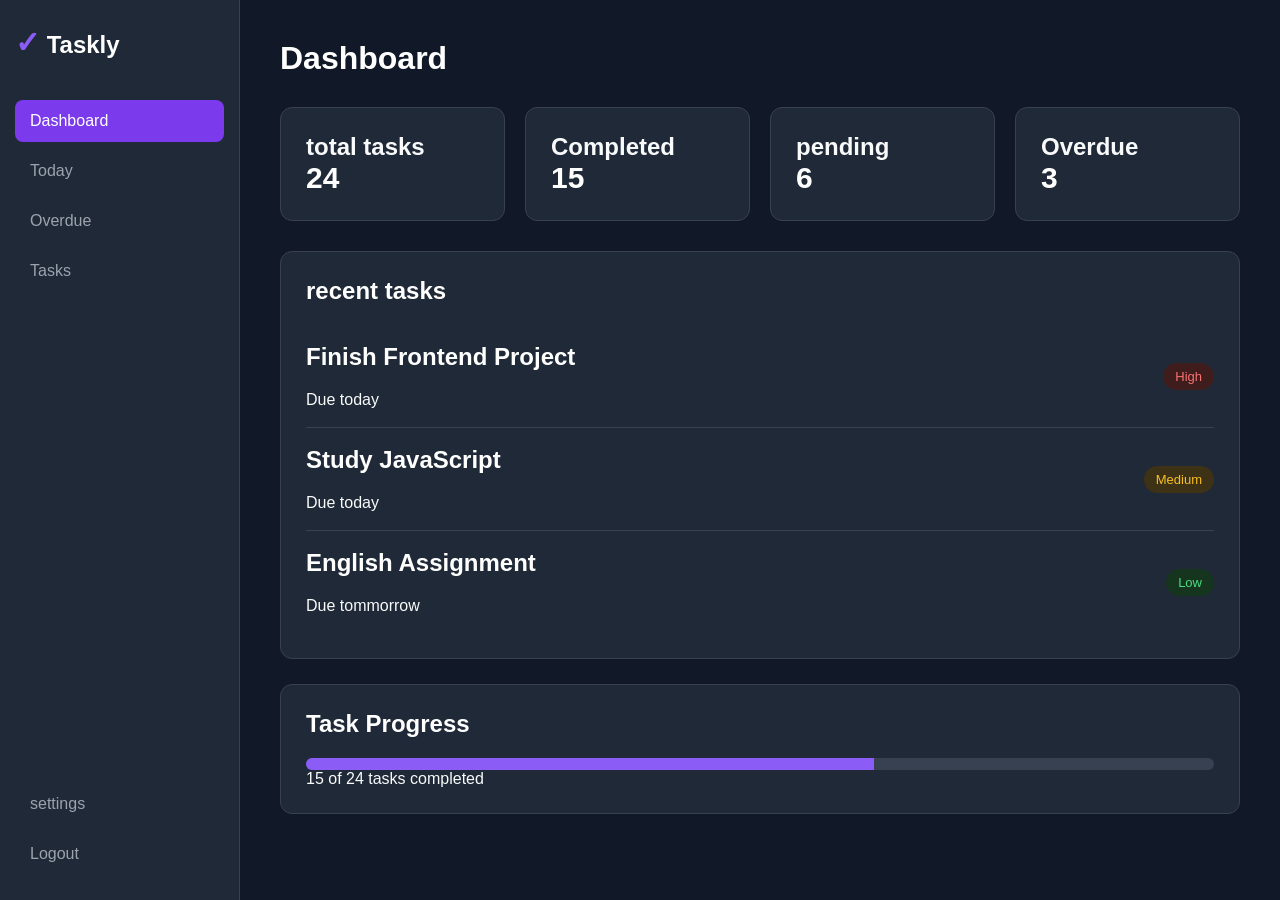
<file: index.html>
<!DOCTYPE html>
<html lang="en">
<head>
    <meta charset="UTF-8">
    <meta http-equiv="refresh" content="0; url=dashboard.html">
    <title>Taskly</title>
</head>

<body>

    <p>
        Redirecting to Taskly...
    </p>

</body>
</html>
</file>
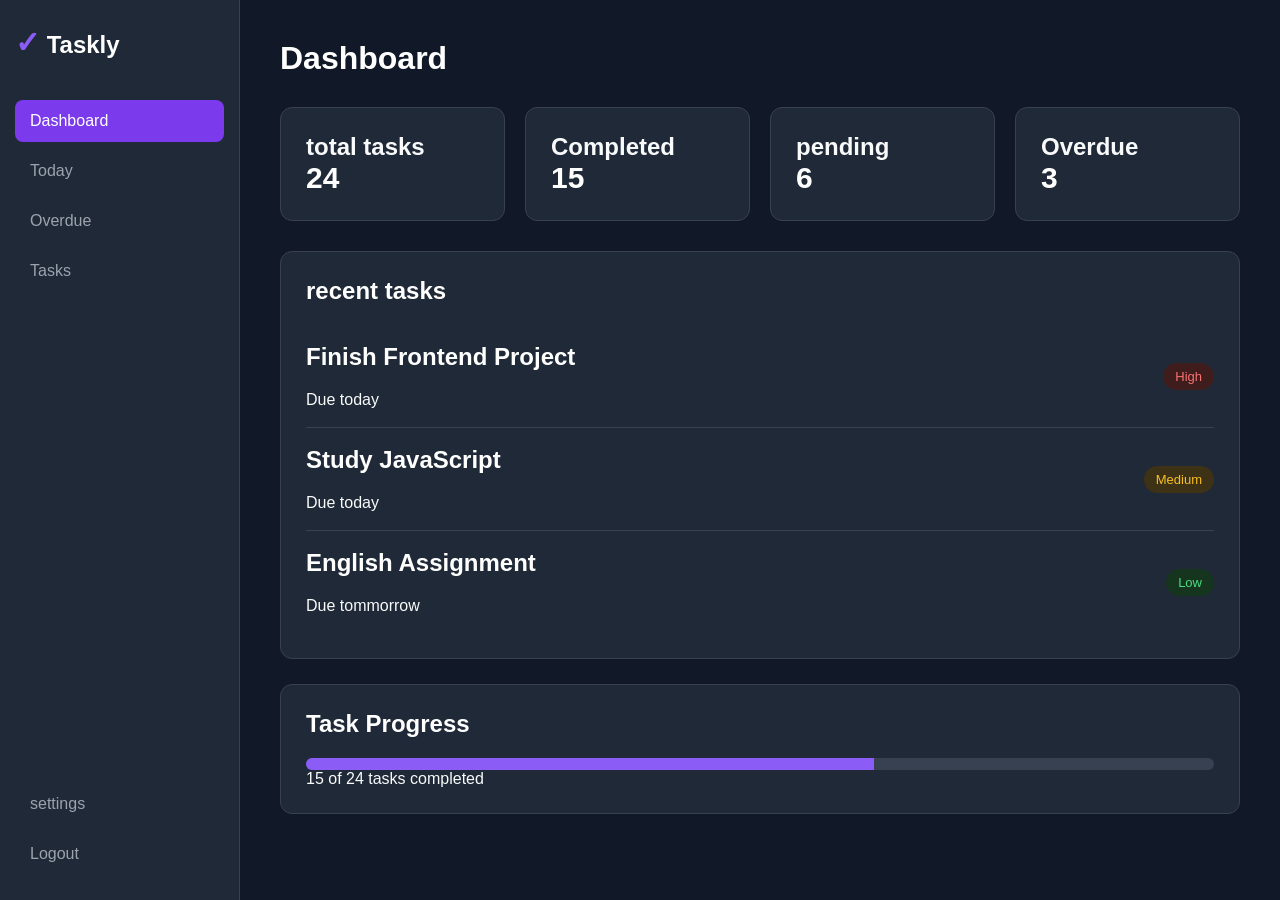
<file: dashboard.html>
<!DOCTYPE html>
<html lang="en">
<head>
    <meta charset="UTF-8">
    <meta name="viewport" content="width=device-width, initial-scale=1.0">
    <title>Dashboard</title>
    <link rel="stylesheet" href="style.css">
</head>
<body>
    <div class="layout">
        <aside class="sidebar">
            <div class="logo">
                <span>✓</span> Taskly
            </div>
            <nav>
                <a href="dashboard.html" class="active">Dashboard</a>
                <a href="today.html">Today</a>
                <a href="overdue.html">Overdue</a>
                <a href="tasks.html">Tasks</a>
            </nav>

            <div class="bottom-menu">
                <a href="#">settings</a>
                <a href="login.html">Logout</a>
            </div>

        </aside>
        
        <main class="main-content">
            <header>
                <h1>Dashboard</h1>
            </header>
            <section class="stats">

                <div class="card">
                    <h2>total tasks</h2>
                    <p>24</p>
                </div>

                <div class="card">
                    <h2>Completed</h2>
                    <p>15</p>
                </div>

                <div class="card">
                    <h2>pending</h2>
                    <p>6</p>
                </div>

                <div class="card">
                    <h2>Overdue</h2>
                    <p>3</p>
                </div>

            </section>

            <section class="dashboard-section">
                <h2>recent tasks</h2>

                <div class="task-list">

                    <div class="task">
                        <div>
                            <h2>Finish Frontend Project</h2>
                            <p>Due today</p>
                        </div>

                        <span class="priority high">High</span> 
                    </div>

                    <div class="task">
                        <div>
                            <h2>Study JavaScript</h2>
                            <p>Due today</p>
                        </div>

                        <span class="priority medium">Medium</span>
                    </div>

                    <div class="task">
                        <div>
                            <h2>English Assignment</h2>
                            <p>Due tommorrow</p>
                        </div>

                        <span class="priority low">Low</span>
                    </div>

                </div>

            </section>

            <section class="dashboard-section">

                <h2>Task Progress</h2>

                <div class="progress-container">

                    <div class="progress-bar">
                        <div class="progress"></div>
                </div>

                <p>15 of 24 tasks completed</p>

                </div>    
            </section>
  
        </main>

    </div>
</body>
</html>
</file>
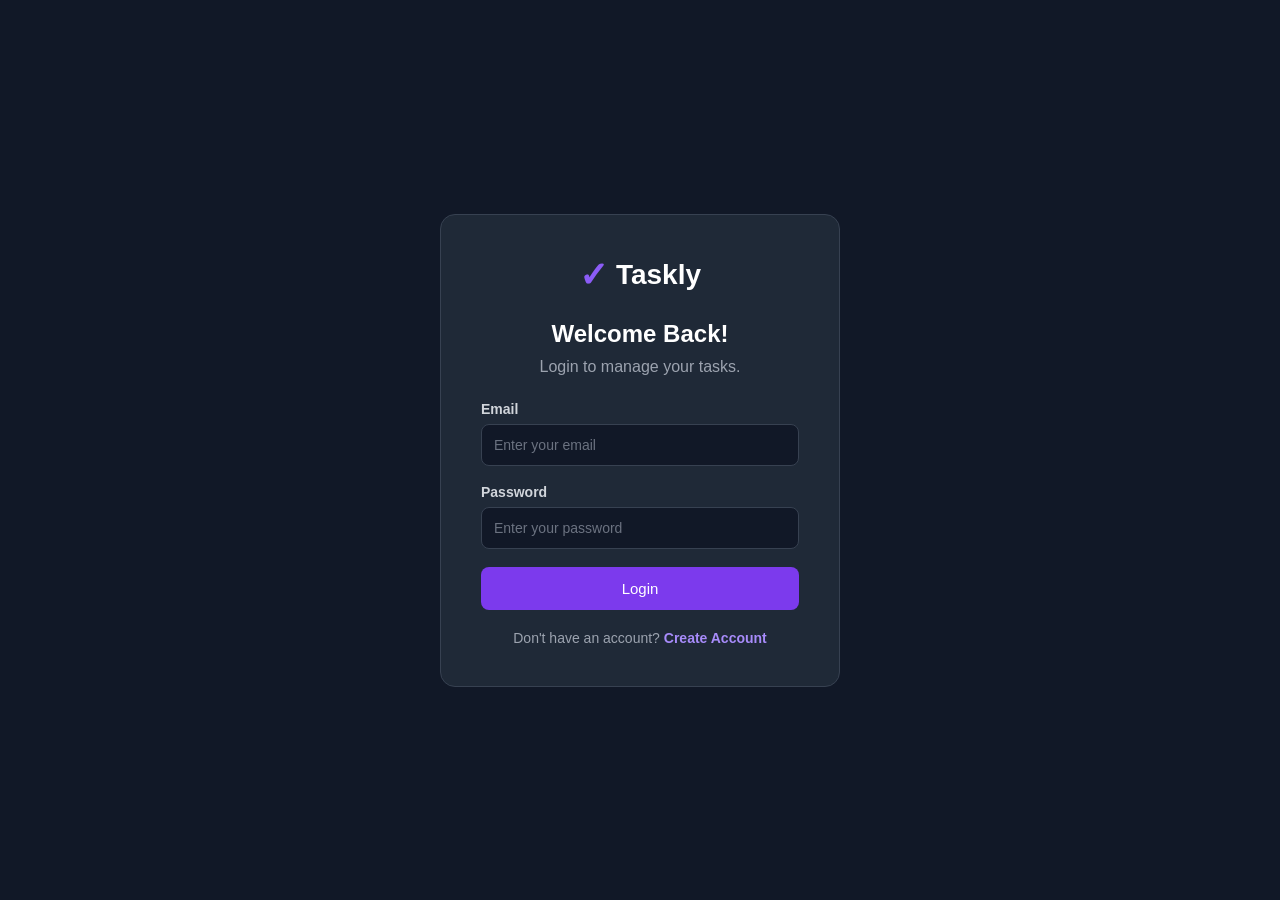
<file: login.html>
<!DOCTYPE html>
<html lang="en">

<head>
    <meta charset="UTF-8">
    <meta name="viewport" content="width=device-width, initial-scale=1.0">
    <title>Taskly - Login</title>
    <link rel="stylesheet" href="style.css">
</head>

<body>

<div class="auth-page">

    <div class="auth-box">

        <div class="auth-logo">
            <span>✓</span>
            <h1>Taskly</h1>
        </div>

        <h2>Welcome Back!</h2>

        <p class="auth-description">
            Login to manage your tasks.
        </p>


        <form>

            <label>Email</label>

            <input
                type="email"
                placeholder="Enter your email"
            >


            <label>Password</label>

            <input
                type="password"
                placeholder="Enter your password"
            >


            <button type="submit">
                Login
            </button>

        </form>


        <p class="auth-link">
            Don't have an account?
            <a href="register.html">Create Account</a>
        </p>

    </div>

</div>

</body>
</html>
</file>
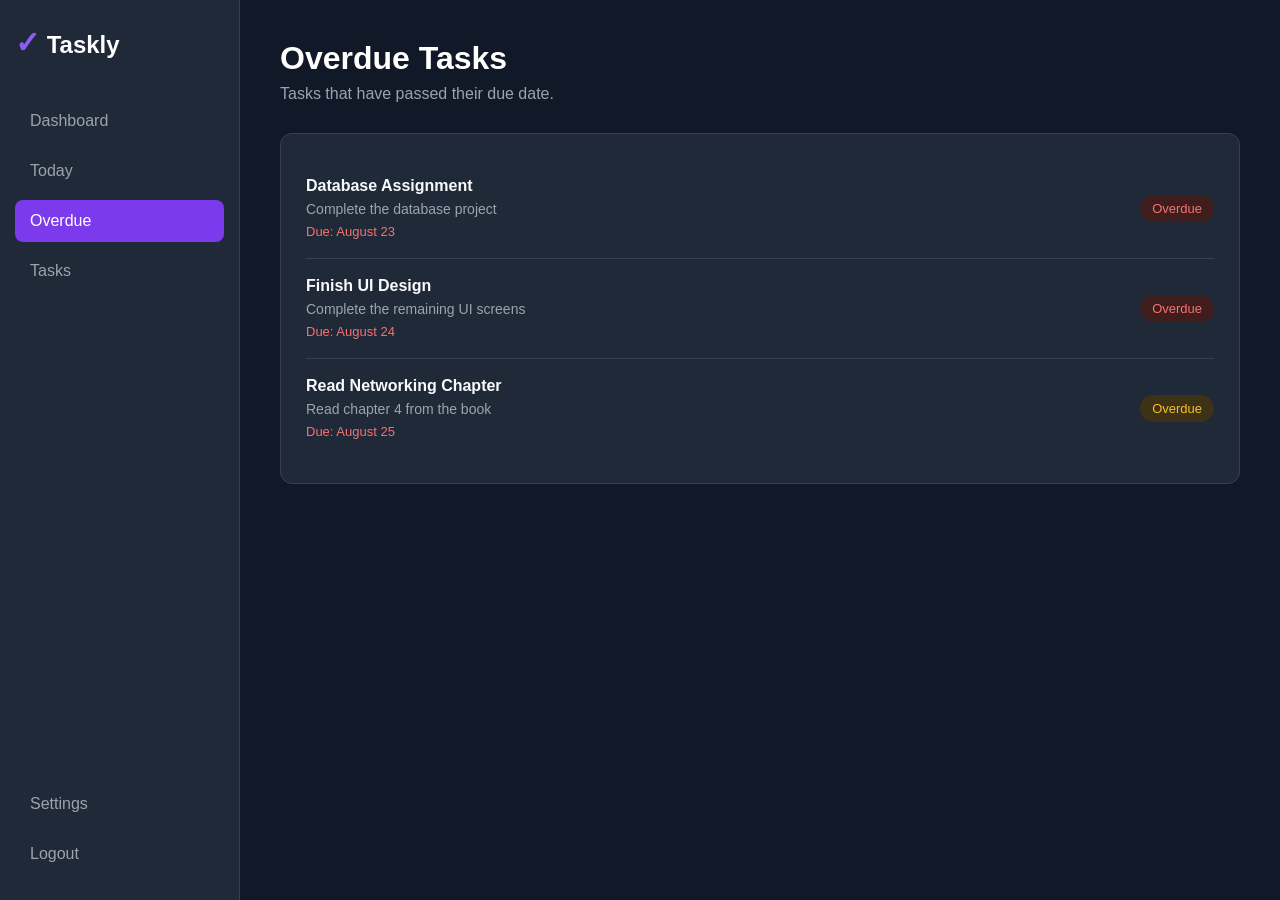
<file: overdue.html>
<!DOCTYPE html>
<html lang="en">

<head>
    <meta charset="UTF-8">
    <meta name="viewport" content="width=device-width, initial-scale=1.0">
     <title>Taskly - Overdue</title>
    <link rel="stylesheet" href="style.css">
</head>

<body>

<div class="layout">

    <aside class="sidebar">

        <div class="logo">
            <span>✓</span> Taskly
        </div>

        <nav>
            <a href="dashboard.html">Dashboard</a>
            <a href="today.html">Today</a>
            <a href="overdue.html" class="active">Overdue</a>
            <a href="tasks.html">Tasks</a>
        </nav>

        <div class="bottom-menu">
            <a href="#">Settings</a>
            <a href="login.html">Logout</a>
        </div>

    </aside>


    <main class="main-content">

        <header>
            <h1>Overdue Tasks</h1>
            <p>Tasks that have passed their due date.</p>
        </header>


        <section class="dashboard-section">

            <div class="task-list">

                <div class="task">

                    <div class="task-info">

                        <h3>Database Assignment</h3>

                        <p>Complete the database project</p>

                        <small class="overdue-text">
                            Due: August 23
                        </small>

                    </div>

                    <span class="priority high">Overdue</span>

                </div>


                <div class="task">

                    <div class="task-info">

                        <h3>Finish UI Design</h3>

                        <p>Complete the remaining UI screens</p>

                        <small class="overdue-text">
                            Due: August 24
                        </small>

                    </div>

                    <span class="priority high">Overdue</span>

                </div>


                <div class="task">

                    <div class="task-info">

                        <h3>Read Networking Chapter</h3>

                        <p>Read chapter 4 from the book</p>

                        <small class="overdue-text">
                            Due: August 25
                        </small>

                    </div>

                    <span class="priority medium">Overdue</span>

                </div>

            </div>

        </section>

    </main>

</div>

</body>
</html>
</file>
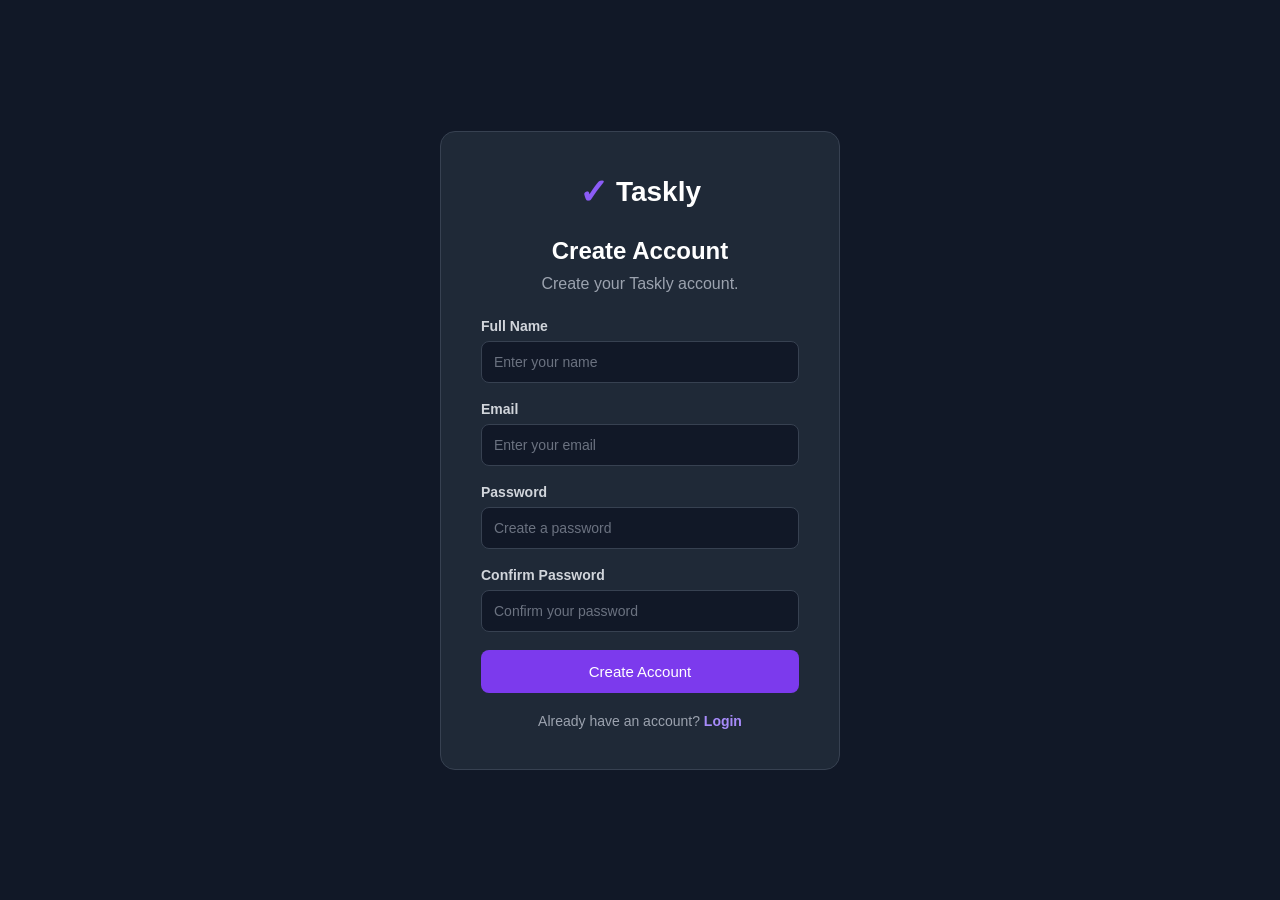
<file: register.html>
<!DOCTYPE html>
<html lang="en">

<head>
    <meta charset="UTF-8">
    <meta name="viewport" content="width=device-width, initial-scale=1.0">
    <title>Taskly - Register</title>
    <link rel="stylesheet" href="style.css">
</head>

<body>

<div class="auth-page">

    <div class="auth-box">

        <div class="auth-logo">
            <span>✓</span>
            <h1>Taskly</h1>
        </div>

        <h2>Create Account</h2>

        <p class="auth-description">
            Create your Taskly account.
        </p>


        <form>

            <label>Full Name</label>

            <input
                type="text"
                placeholder="Enter your name"
            >


            <label>Email</label>

            <input
                type="email"
                placeholder="Enter your email"
            >


            <label>Password</label>

            <input
                type="password"
                placeholder="Create a password"
            >


            <label>Confirm Password</label>

            <input
                type="password"
                placeholder="Confirm your password"
            >


            <button type="submit">
                Create Account
            </button>

        </form>


        <p class="auth-link">
            Already have an account?
            <a href="login.html">Login</a>
        </p>

    </div>

</div>

</body>
</html>
</file>
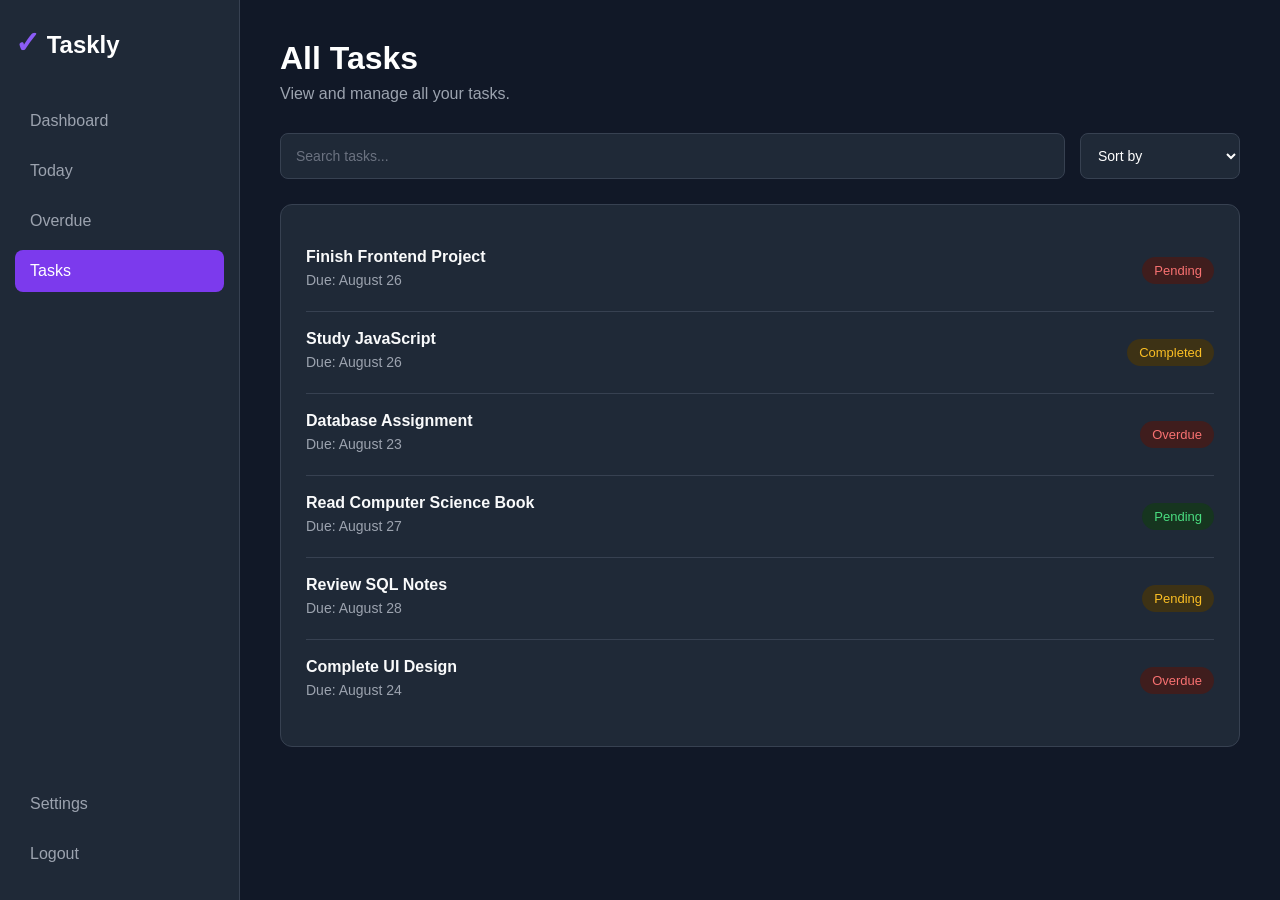
<file: tasks.html>
<!DOCTYPE html>
<html lang="en">

<head>
    <meta charset="UTF-8">
    <meta name="viewport" content="width=device-width, initial-scale=1.0">
    <title>Taskly - Tasks</title>
    <link rel="stylesheet" href="style.css">
</head>

<body>

<div class="layout">

    <aside class="sidebar">

        <div class="logo">
            <span>✓</span> Taskly
        </div>

        <nav>
            <a href="dashboard.html">Dashboard</a>
            <a href="today.html">Today</a>
            <a href="overdue.html">Overdue</a>
            <a href="tasks.html" class="active">Tasks</a>
        </nav>

        <div class="bottom-menu">
            <a href="#">Settings</a>
            <a href="login.html">Logout</a>
        </div>

    </aside>


    <main class="main-content">

        <header>
            <h1>All Tasks</h1>
            <p>View and manage all your tasks.</p>
        </header>


        <section class="task-controls">

            <input
                type="text"
                placeholder="Search tasks..."
            >

            <select>

                <option>Sort by</option>
                <option>Newest</option>
                <option>Oldest</option>
                <option>Priority</option>
                <option>Due Date</option>

            </select>

        </section>


        <section class="dashboard-section">

            <div class="task-list">

                <div class="task">

                    <div class="task-info">

                        <h3>Finish Frontend Project</h3>

                        <p>Due: August 26</p>

                    </div>

                    <span class="priority high">Pending</span>

                </div>


                <div class="task">

                    <div class="task-info">

                        <h3>Study JavaScript</h3>

                        <p>Due: August 26</p>

                    </div>

                    <span class="priority medium">Completed</span>

                </div>


                <div class="task">

                    <div class="task-info">

                        <h3>Database Assignment</h3>

                        <p>Due: August 23</p>

                    </div>

                    <span class="priority high">Overdue</span>

                </div>


                <div class="task">

                    <div class="task-info">

                        <h3>Read Computer Science Book</h3>

                        <p>Due: August 27</p>

                    </div>

                    <span class="priority low">Pending</span>

                </div>


                <div class="task">

                    <div class="task-info">

                        <h3>Review SQL Notes</h3>

                        <p>Due: August 28</p>

                    </div>

                    <span class="priority medium">Pending</span>

                </div>


                <div class="task">

                    <div class="task-info">

                        <h3>Complete UI Design</h3>

                        <p>Due: August 24</p>

                    </div>

                    <span class="priority high">Overdue</span>

                </div>

            </div>

        </section>

    </main>

</div>

</body>
</html>
</file>
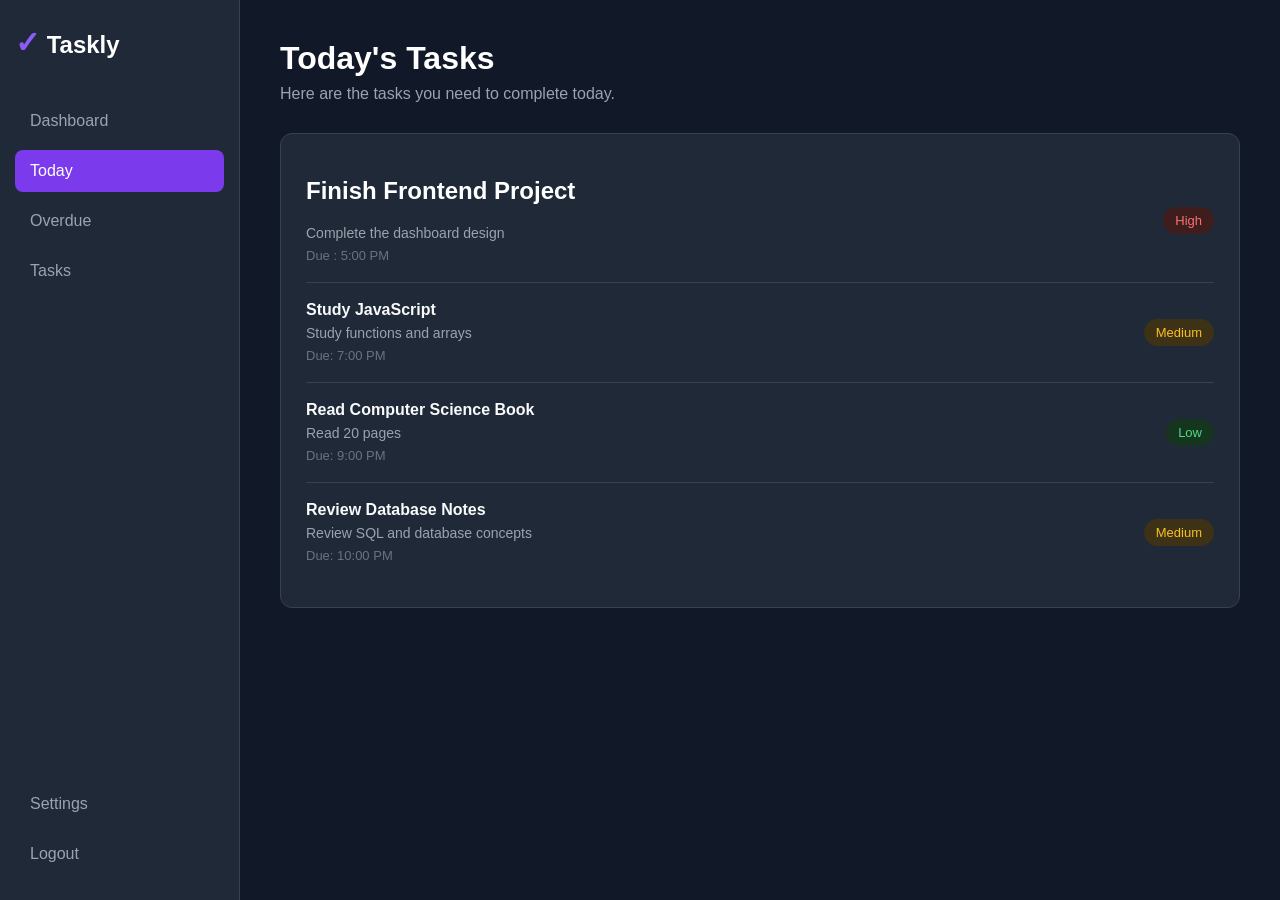
<file: today.html>
<!DOCTYPE html>
<html lang="en">
<head>
    <meta charset="UTF-8">
    <meta name="viewport" content="width=device-width, initial-scale=1.0">
    <title>Today</title>
    <link rel="stylesheet" href="style.css">
</head>
<body>
    <div class="layout">

        <aside class="sidebar">

            <div class="logo">
               <span>✓</span> Taskly
            </div>

            <nav>
            <a href="dashboard.html">Dashboard</a>
            <a href="today.html" class="active">Today</a>
            <a href="overdue.html">Overdue</a>
            <a href="tasks.html">Tasks</a>
           </nav>

            <div class="bottom-menu">
            <a href="#">Settings</a>
            <a href="login.html">Logout</a>
            </div>

        </aside>

        <main class="main-content">

            <header>
                <h1>Today's Tasks</h1>
                <p>Here are the tasks you need to complete today.</p>
            </header>

            <section class="dashboard-section">

                <div class="task-list">

                    <div class="task">
                        
                        <div class="task-info">

                            <h2>Finish Frontend Project</h2>
                            <p>Complete the dashboard design</p>
                            <small>Due : 5:00 PM</small>

                        </div>

                        <span class="priority high">High</span>

                    </div>

                    <div class="task">

                        <div class="task-info">

                            <h3>Study JavaScript</h3>

                            <p>Study functions and arrays</p>

                            <small>Due: 7:00 PM</small>

                        </div>

                       <span class="priority medium">Medium</span>


                    </div>

                    <div class="task">

                       <div class="task-info">

                             <h3>Read Computer Science Book</h3>

                             <p>Read 20 pages</p>

                             <small>Due: 9:00 PM</small>

                       </div>

                      <span class="priority low">Low</span>

                </div>
                <div class="task">

                    <div class="task-info">

                        <h3>Review Database Notes</h3>

                        <p>Review SQL and database concepts</p>

                        <small>Due: 10:00 PM</small>

                    </div>

                    <span class="priority medium">Medium</span>


                  </div> 
              </div>
            </section>
        </main>
    </div>
</body>
</html>
</file>
<file: style.css>
* {
    margin: 0;
    padding: 0;
    box-sizing: border-box;
}

body {
    font-family: Arial, sans-serif;
    background-color: #111827;
    color: #f9fafb;
}

.layout {
    display: flex;
    min-height: 100vh;
}

.sidebar {
    width: 240px;
    min-height: 100vh;
    background-color: #1f2937;
    padding: 25px 15px;
    border-right: 1px solid #374151;
    display: flex;
    flex-direction: column;
}

.logo {
    font-size: 24px;
    font-weight: bold;
    margin-bottom: 40px;
    color: #ffffff;
}
.logo span {
    color: #8b5cf6;
    font-size: 30px;
}

nav {
    display: flex;
    flex-direction: column;
    gap: 8px;
}
nav a,
.bottom-menu a {
    text-decoration: none;
    color: #9ca3af;
    padding: 12px 15px;
    border-radius: 8px;
    transition: 0.2s;
}
nav a:hover,
.bottom-menu a:hover {
    background-color: #374151;
    color: #ffffff;
}
nav a.active {
    background-color: #7c3aed;
    color: #ffffff;
}

.bottom-menu {
    margin-top: auto;
    display: flex;
    flex-direction: column;
    gap: 8px;
}

.main-content {
    flex: 1;
    padding: 40px;
    background-color: #111827;
}

header {
    margin-bottom: 30px;
}
header h1 {
    font-size: 32px;
    margin-bottom: 8px;
    color: #ffffff;
}
header p {
    color: #9ca3af;
}

.stats {
    display: grid;
    grid-template-columns: repeat(4, 1fr);
    gap: 20px;
    margin-bottom: 30px;
}
.card {
    background-color: #1f2937;
    padding: 25px;
    border-radius: 12px;
    border: 1px solid #374151;
    transition: 0.2s;
}
.card:hover {
    border-color: #6d28d9;
    transform: translateY(-2px);
}
.card h3 {
    color: #9ca3af;
    font-size: 15px;
    margin-bottom: 15px;
}
.card p {
    font-size: 30px;
    font-weight: bold;
    color: #ffffff;
}

.dashboard-section {
    background-color: #1f2937;
    padding: 25px;
    border-radius: 12px;
    border: 1px solid #374151;
    margin-bottom: 25px;
}
.dashboard-section h2 {
    margin-bottom: 20px;
    color: #ffffff;
}

.task-list {
    display: flex;
    flex-direction: column;
}
.task {
    display: flex;
    justify-content: space-between;
    align-items: center;
    padding: 18px 0;
    border-bottom: 1px solid #374151;
}
.task:last-child {
    border-bottom: none;
}
.task-info h3 {
    font-size: 16px;
    margin-bottom: 6px;
    color: #f9fafb;
}
.task-info p {
    color: #9ca3af;
    font-size: 14px;
    margin-bottom: 5px;
}
.task-info small {
    color: #6b7280;
    font-size: 13px;
}

.priority {
    padding: 6px 12px;
    border-radius: 20px;
    font-size: 13px;
}
.high {
    background-color: #3f1d1d;
    color: #f87171;
}
.medium {
    background-color: #3d3215;
    color: #fbbf24;
}
.low {
    background-color: #16351f;
    color: #4ade80;
}
.overdue-text {
    color: #f87171 !important;
}

.progress-bar {
    width: 100%;
    height: 12px;
    background-color: #374151;
    border-radius: 10px;
    overflow: hidden;
}
.progress {
    width: 62.5%;
    height: 100%;
    background-color: #8b5cf6;
}
.progress-text {
    margin-top: 10px;
    color: #9ca3af;
}

.chart {
    height: 250px;
    display: flex;
    align-items: flex-end;
    justify-content: space-around;
    gap: 15px;
    padding: 20px;
}
.bar {
    width: 45px;
    background-color: #8b5cf6;
    border-radius: 6px 6px 0 0;
    position: relative;
}
.bar span {
    position: absolute;
    bottom: -25px;
    left: 50%;
    transform: translateX(-50%);
    font-size: 12px;
    color: #9ca3af;
}

.task-controls {
    display: flex;
    gap: 15px;
    margin-bottom: 25px;
}
.task-controls input {
    flex: 1;
    padding: 13px 15px;
    border: 1px solid #374151;
    border-radius: 8px;
    background-color: #1f2937;
    color: #ffffff;
    font-size: 14px;
    outline: none;
}
.task-controls input::placeholder {
    color: #6b7280;
}
.task-controls input:focus {
    border-color: #8b5cf6;
}
.task-controls select {
    width: 160px;
    padding: 13px;
    border: 1px solid #374151;
    border-radius: 8px;
    background-color: #1f2937;
    color: #ffffff;
    font-size: 14px;
    outline: none;
}

.auth-page {
    min-height: 100vh;
    display: flex;
    justify-content: center;
    align-items: center;
    background-color: #111827;
}
.auth-box {
    width: 400px;
    background-color: #1f2937;
    padding: 40px;
    border-radius: 15px;
    border: 1px solid #374151;
}

.auth-logo {
    display: flex;
    justify-content: center;
    align-items: center;
    gap: 8px;
    margin-bottom: 25px;
}
.auth-logo span {
    color: #8b5cf6;
    font-size: 35px;
    font-weight: bold;
}
.auth-logo h1 {
    font-size: 28px;
    color: #ffffff;
}
.auth-box h2 {
    text-align: center;
    margin-bottom: 10px;
    color: #ffffff;
}
.auth-description {
    text-align: center;
    color: #9ca3af;
    margin-bottom: 25px;
}

form {
    display: flex;
    flex-direction: column;
}
form label {
    margin-bottom: 7px;
    font-size: 14px;
    font-weight: bold;
    color: #d1d5db;
}
form input {
    padding: 12px;
    border: 1px solid #374151;
    border-radius: 8px;
    margin-bottom: 18px;
    font-size: 14px;
    background-color: #111827;
    color: #ffffff;
    outline: none;
}
form input::placeholder {
    color: #6b7280;
}
form input:focus {
    border-color: #8b5cf6;
}
form button {
    padding: 13px;
    border: none;
    border-radius: 8px;
    background-color: #7c3aed;
    color: white;
    font-size: 15px;
    cursor: pointer;
    transition: 0.2s;
}
form button:hover {
    background-color: #6d28d9;
}
.auth-link {
    text-align: center;
    margin-top: 20px;
    color: #9ca3af;
    font-size: 14px;
}
.auth-link a {
    color: #a78bfa;
    text-decoration: none;
    font-weight: bold;
}
.auth-link a:hover {
    color: #c4b5fd;
}
@media (max-width: 900px) {
    .stats {
        grid-template-columns: repeat(2, 1fr);
    }
}
@media (max-width: 650px) {
    .sidebar {
        width: 180px;
    }
    .main-content {
        padding: 25px;
    }
    .stats {
        grid-template-columns: 1fr;
    }
    .task-controls {
        flex-direction: column;
    }
    .task-controls select {
        width: 100%;
    }
}
@media (max-width: 500px) {
    .layout {
        flex-direction: column;
    }
    .sidebar {
        width: 100%;
        min-height: auto;
    }
    nav {
        flex-direction: row;
        flex-wrap: wrap;
    }
    .bottom-menu {
        display: none;
    }
    .main-content {
        padding: 20px;
    }
    .auth-box {
        width: 90%;
        padding: 30px 20px;
    }
}
</file>
